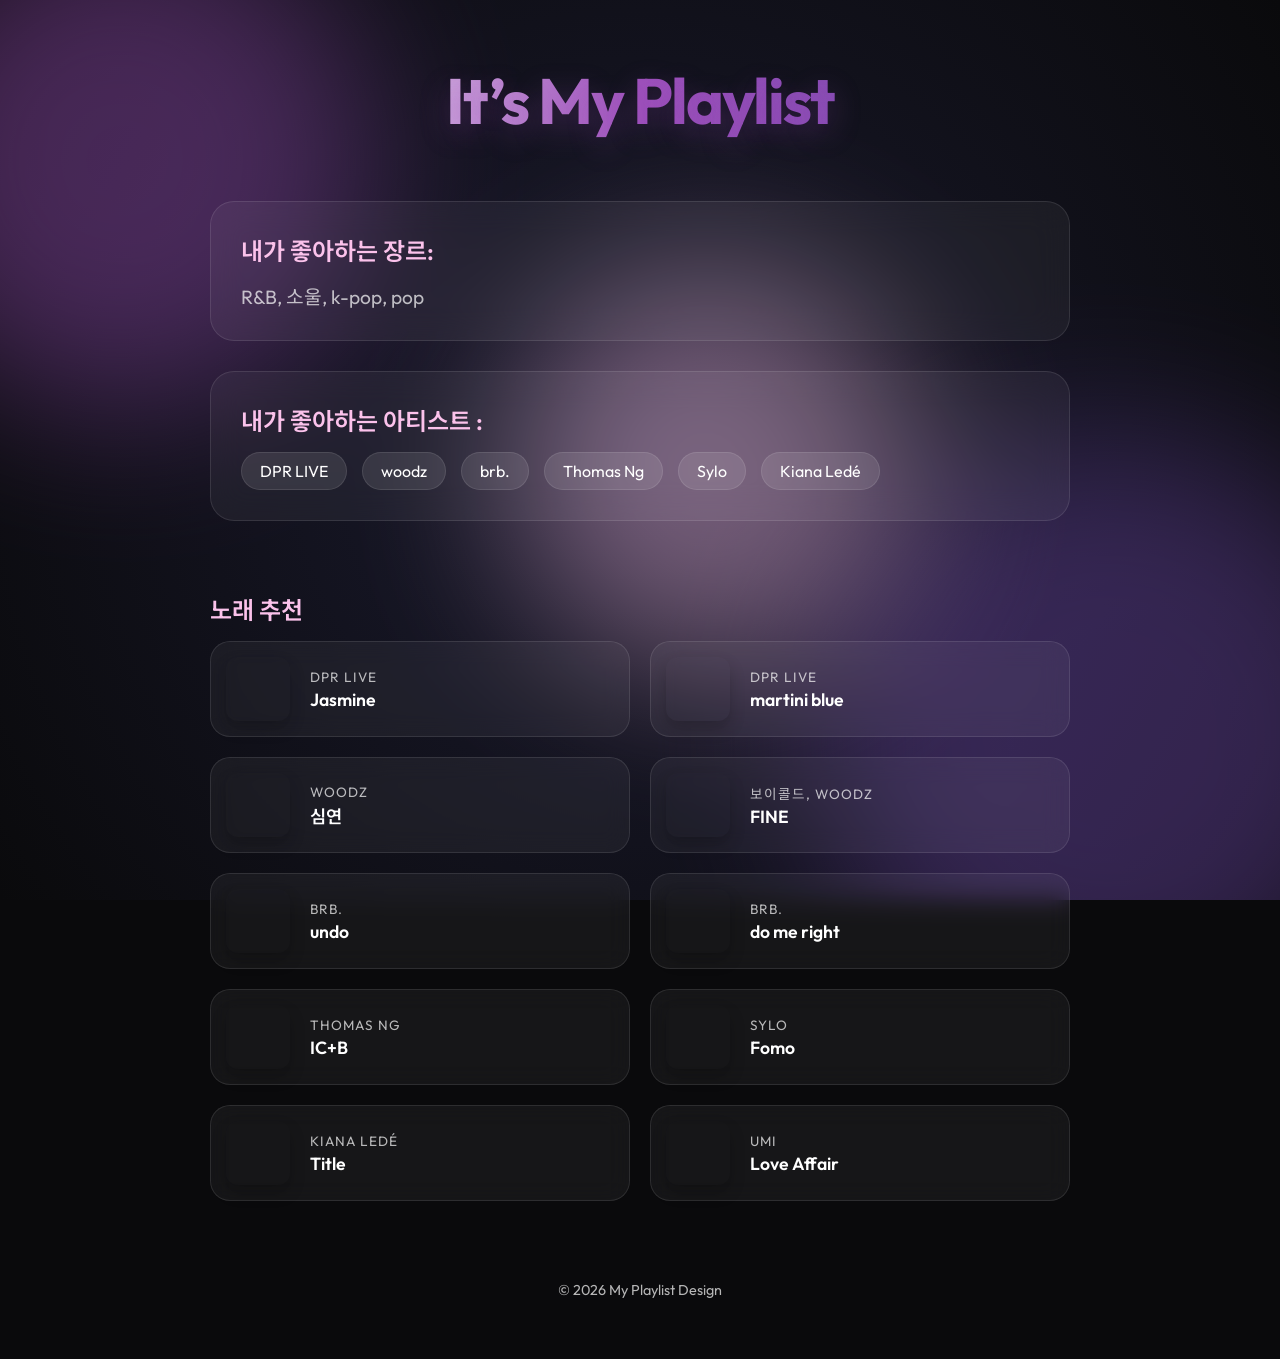
<file: index.html>
<!DOCTYPE html>
<html lang="ko">
<head>
    <meta charset="UTF-8">
    <meta name="viewport" content="width=device-width, initial-scale=1.0">
    <title>It’s My Playlist</title>
    <link rel="stylesheet" href="style.css">
    <link rel="preconnect" href="https://fonts.googleapis.com">
    <link rel="preconnect" href="https://fonts.gstatic.com" crossorigin>
    <link href="https://fonts.googleapis.com/css2?family=Montserrat:wght@400;700&family=Outfit:wght@300;600&family=Noto+Sans+KR:wght@300;500;700&display=swap" rel="stylesheet">
</head>
<body>
    <div class="background-container">
        <div class="blob blob-1"></div>
        <div class="blob blob-2"></div>
        <div class="blob blob-3"></div>
    </div>

    <div class="container">
        <header>
            <h1 id="main-title">It’s My Playlist</h1>
        </header>

        <main>
            <section class="info-card">
                <h2 class="section-title">내가 좋아하는 장르:</h2>
                <p class="genre-list">R&B, 소울, k-pop, pop</p>
            </section>

            <section class="info-card">
                <h2 class="section-title">내가 좋아하는 아티스트 :</h2>
                <ul class="artist-list">
                    <li>DPR LIVE</li>
                    <li>woodz</li>
                    <li>brb.</li>
                    <li>Thomas Ng</li>
                    <li>Sylo</li>
                    <li>Kiana Ledé</li>
                </ul>
            </section>

            <section class="playlist-section">
                <h2 class="section-title">노래 추천</h2>
                <div class="playlist-grid">
                    <!-- dpr live - Jasmine -->
                    <div class="song-card">
                        <div class="album-art" style="background-image: url('https://images.unsplash.com/photo-1490750967868-88aa4486c946?auto=format&fit=crop&q=80&w=200&h=200')"></div>
                        <div class="song-info">
                            <span class="artist">dpr live</span>
                            <span class="title">Jasmine</span>
                        </div>
                    </div>
                    <!-- dpr live - martini blue -->
                    <div class="song-card">
                        <div class="album-art" style="background-image: url('https://images.unsplash.com/photo-1544145945-f9042cd3a0bc?auto=format&fit=crop&q=80&w=200&h=200')"></div>
                        <div class="song-info">
                            <span class="artist">dpr live</span>
                            <span class="title">martini blue</span>
                        </div>
                    </div>
                    <!-- woodz - 심연 -->
                    <div class="song-card">
                        <div class="album-art" style="background-image: url('https://images.unsplash.com/photo-1518837695005-2083093ee35b?auto=format&fit=crop&q=80&w=200&h=200')"></div>
                        <div class="song-info">
                            <span class="artist">woodz</span>
                            <span class="title">심연</span>
                        </div>
                    </div>
                    <!-- 보이콜드, woodz - FINE -->
                    <div class="song-card">
                        <div class="album-art" style="background-image: url('https://images.unsplash.com/photo-1470225620780-dba8ba36b745?auto=format&fit=crop&q=80&w=200&h=200')"></div>
                        <div class="song-info">
                            <span class="artist">보이콜드, woodz</span>
                            <span class="title">FINE</span>
                        </div>
                    </div>
                    <!-- brb. - undo -->
                    <div class="song-card">
                        <div class="album-art" style="background-image: url('https://images.unsplash.com/photo-1614149162883-504ce4d13909?auto=format&fit=crop&q=80&w=200&h=200')"></div>
                        <div class="song-info">
                            <span class="artist">brb.</span>
                            <span class="title">undo</span>
                        </div>
                    </div>
                    <!-- brb. - do me right -->
                    <div class="song-card">
                        <div class="album-art" style="background-image: url('https://images.unsplash.com/photo-1459749411177-042180ce673c?auto=format&fit=crop&q=80&w=200&h=200')"></div>
                        <div class="song-info">
                            <span class="artist">brb.</span>
                            <span class="title">do me right</span>
                        </div>
                    </div>
                    <!-- Thomas Ng - IC+B -->
                    <div class="song-card">
                        <div class="album-art" style="background-image: url('https://images.unsplash.com/photo-1514525253361-bee8718a300c?auto=format&fit=crop&q=80&w=200&h=200')"></div>
                        <div class="song-info">
                            <span class="artist">Thomas Ng</span>
                            <span class="title">IC+B</span>
                        </div>
                    </div>
                    <!-- Sylo - Fomo -->
                    <div class="song-card">
                        <div class="album-art" style="background-image: url('https://images.unsplash.com/photo-1508700115892-45ecd05ae2ad?auto=format&fit=crop&q=80&w=200&h=200')"></div>
                        <div class="song-info">
                            <span class="artist">Sylo</span>
                            <span class="title">Fomo</span>
                        </div>
                    </div>
                    <!-- Kiana Ledé - Title -->
                    <div class="song-card">
                        <div class="album-art" style="background-image: url('https://images.unsplash.com/photo-1511671782779-c97d3d27a1d4?auto=format&fit=crop&q=80&w=200&h=200')"></div>
                        <div class="song-info">
                            <span class="artist">Kiana Ledé</span>
                            <span class="title">Title</span>
                        </div>
                    </div>
                    <!-- UMI - Love Affair -->
                    <div class="song-card">
                        <div class="album-art" style="background-image: url('https://images.unsplash.com/photo-1506157786151-b8491531f063?auto=format&fit=crop&q=80&w=200&h=200')"></div>
                        <div class="song-info">
                            <span class="artist">UMI</span>
                            <span class="title">Love Affair</span>
                        </div>
                    </div>
                </div>
            </section>
        </main>

        <footer>
            <p>© 2026 My Playlist Design</p>
        </footer>
    </div>
</body>
</html>
</file>
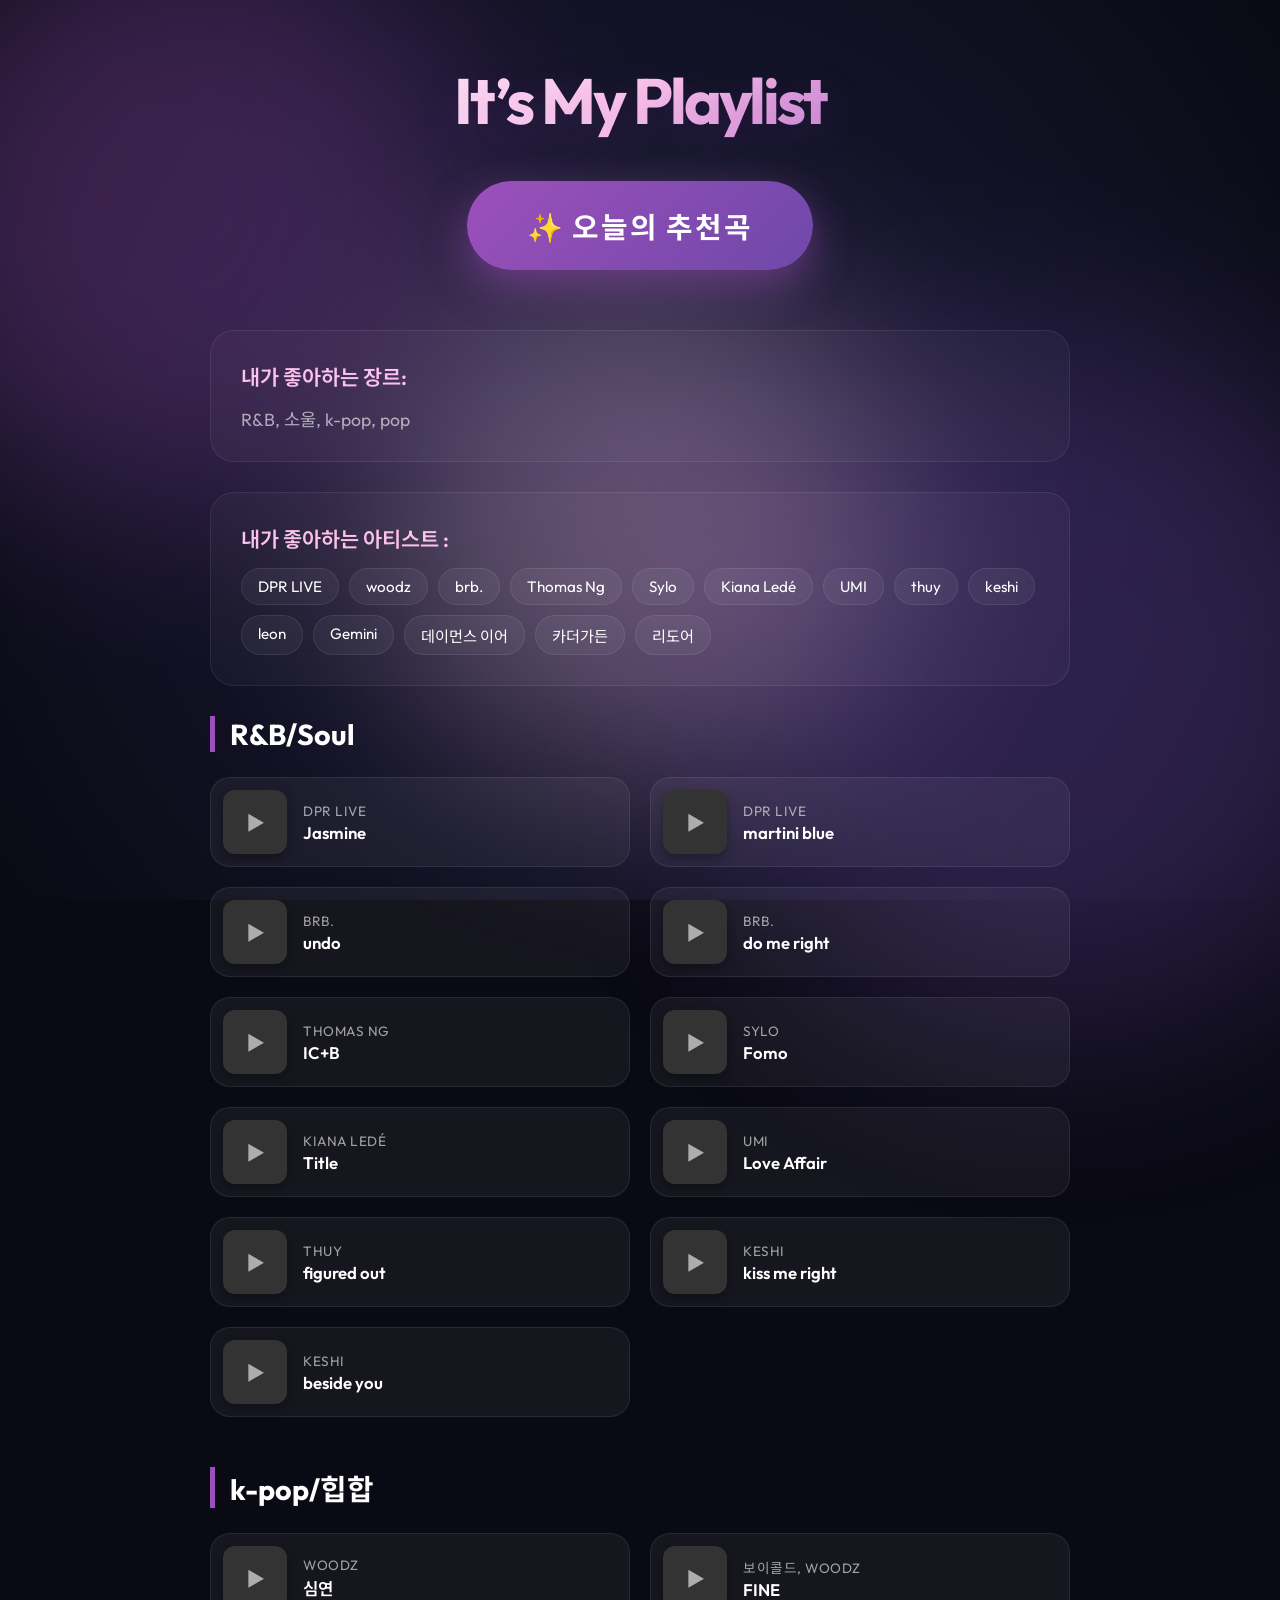
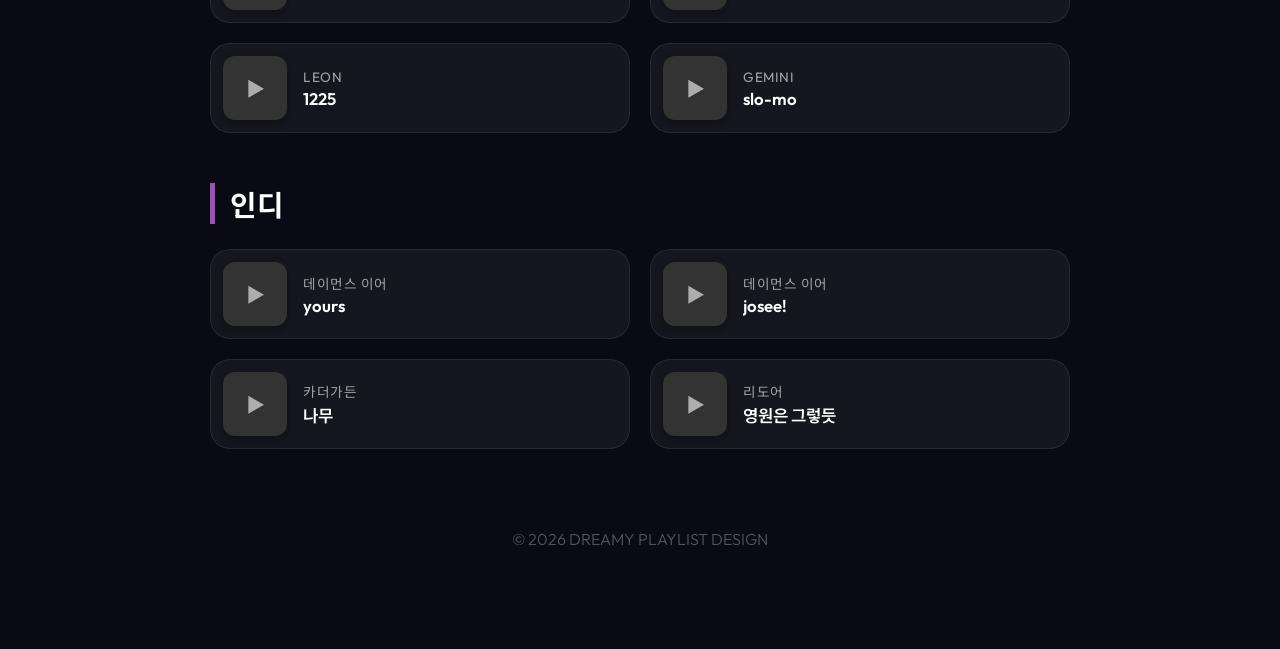
<file: playlist.html>
<!DOCTYPE html>
<html lang="ko">
<head>
    <meta charset="UTF-8">
    <meta name="viewport" content="width=device-width, initial-scale=1.0">
    <title>It’s My Playlist</title>
    <link rel="preconnect" href="https://fonts.googleapis.com">
    <link rel="preconnect" href="https://fonts.gstatic.com" crossorigin>
    <link href="https://fonts.googleapis.com/css2?family=Montserrat:wght@400;700&family=Outfit:wght@300;600&family=Noto+Sans+KR:wght@300;500;700&display=swap" rel="stylesheet">
    <style>
        :root {
            --bg-dark: #0a0a14;
            --accent-purple: #9d50bb;
            --accent-blue: #6e48aa;
            --accent-pink: #fbc2eb;
            --glass-bg: rgba(255, 255, 255, 0.03);
            --glass-border: rgba(255, 255, 255, 0.08);
            --text-primary: #ffffff;
            --text-secondary: rgba(255, 255, 255, 0.6);
        }

        * {
            margin: 0;
            padding: 0;
            box-sizing: border-box;
            font-family: 'Outfit', 'Noto Sans KR', sans-serif;
        }

        body {
            background-color: var(--bg-dark);
            color: var(--text-primary);
            overflow-x: hidden;
            min-height: 100vh;
        }

        /* 몽환적 배경 애니메이션 */
        .background {
            position: fixed;
            top: 0;
            left: 0;
            width: 100%;
            height: 100%;
            z-index: -1;
            background: radial-gradient(circle at center, #1b1b3a 0%, #0a0a14 100%);
        }

        .blob {
            position: absolute;
            border-radius: 50%;
            filter: blur(100px);
            opacity: 0.3;
            animation: float 20s infinite alternate ease-in-out;
        }

        .blob-1 { width: 600px; height: 600px; background: var(--accent-purple); top: -10%; left: -10%; }
        .blob-2 { width: 700px; height: 700px; background: var(--accent-blue); bottom: -15%; right: -10%; animation-duration: 25s; }
        .blob-3 { width: 500px; height: 500px; background: var(--accent-pink); top: 30%; left: 30%; animation-duration: 30s; }

        @keyframes float {
            0% { transform: translate(0, 0) scale(1); }
            100% { transform: translate(100px, 50px) scale(1.1); }
        }

        .container {
            max-width: 900px;
            margin: 0 auto;
            padding: 60px 20px;
            position: relative;
        }

        header {
            text-align: center;
            margin-bottom: 20px;
        }

        h1 {
            font-size: 4rem;
            font-weight: 700;
            letter-spacing: -3px;
            background: linear-gradient(135deg, #fff 0%, var(--accent-pink) 50%, var(--accent-purple) 100%);
            -webkit-background-clip: text;
            -webkit-text-fill-color: transparent;
            background-clip: text;
            text-shadow: 0 10px 40px rgba(157, 80, 187, 0.2);
        }

        /* 오늘의 추천곡 버튼 스타일 */
        .random-recommend-section {
            text-align: center;
            margin: 40px 0 60px 0;
        }

        .recommend-btn {
            background: linear-gradient(135deg, var(--accent-purple) 0%, var(--accent-blue) 100%);
            color: white;
            border: none;
            padding: 24px 60px;
            font-size: 1.8rem;
            font-weight: 700;
            border-radius: 100px;
            cursor: pointer;
            box-shadow: 0 15px 40px rgba(157, 80, 187, 0.5);
            transition: all 0.4s cubic-bezier(0.175, 0.885, 0.32, 1.275);
            text-transform: uppercase;
            letter-spacing: 2px;
            display: inline-flex;
            align-items: center;
            gap: 15px;
        }

        .info-card {
            background: var(--glass-bg);
            backdrop-filter: blur(20px);
            -webkit-backdrop-filter: blur(20px);
            border: 1px solid var(--glass-border);
            border-radius: 24px;
            padding: 30px;
            margin-bottom: 30px;
        }

        .label {
            font-size: 1.3rem;
            font-weight: 600;
            color: var(--accent-pink);
            margin-bottom: 15px;
            display: block;
        }

        .artist-container {
            display: flex;
            flex-wrap: wrap;
            gap: 10px;
        }

        .artist-tag {
            background: rgba(255, 255, 255, 0.05);
            padding: 8px 16px;
            border-radius: 100px;
            border: 1px solid var(--glass-border);
            font-size: 0.95rem;
        }

        .genre-section {
            margin-bottom: 50px;
        }

        .genre-header {
            font-size: 1.8rem;
            font-weight: 700;
            margin-bottom: 25px;
            padding-left: 15px;
            border-left: 5px solid var(--accent-purple);
            color: #fff;
        }

        .playlist-grid {
            display: grid;
            grid-template-columns: repeat(auto-fill, minmax(280px, 1fr));
            gap: 20px;
        }

        .song-card {
            display: flex;
            align-items: center;
            gap: 16px;
            background: rgba(255, 255, 255, 0.05);
            padding: 12px;
            border-radius: 20px;
            border: 1px solid var(--glass-border);
            text-decoration: none;
            color: inherit;
            transition: all 0.3s cubic-bezier(0.175, 0.885, 0.32, 1.275);
        }

        .song-card:hover {
            transform: translateY(-5px) scale(1.02);
            background: rgba(255, 255, 255, 0.1);
            border-color: var(--accent-pink);
            box-shadow: 0 10px 25px rgba(0, 0, 0, 0.3);
        }

        .album-art {
            width: 64px;
            height: 64px;
            border-radius: 12px;
            background-size: cover;
            background-position: center;
            flex-shrink: 0;
            box-shadow: 0 4px 10px rgba(0,0,0,0.3);
            position: relative;
            overflow: hidden;
            background-color: #333; /* Fallback */
        }

        .album-art::after {
            content: '▶';
            position: absolute;
            top: 50%;
            left: 50%;
            transform: translate(-50%, -50%);
            color: white;
            font-size: 1.2rem;
            opacity: 0.6;
            transition: opacity 0.3s;
        }

        .song-card:hover .album-art::after {
            opacity: 1;
        }

        .song-details {
            display: flex;
            flex-direction: column;
            gap: 2px;
            overflow: hidden;
        }

        .song-title {
            font-size: 1.05rem;
            font-weight: 600;
            color: var(--text-primary);
            white-space: nowrap;
            overflow: hidden;
            text-overflow: ellipsis;
        }

        .song-artist {
            font-size: 0.85rem;
            color: var(--text-secondary);
            text-transform: uppercase;
            letter-spacing: 0.5px;
        }

        footer {
            text-align: center;
            margin-top: 80px;
            padding-bottom: 40px;
            color: var(--text-secondary);
            font-weight: 300;
            opacity: 0.5;
        }

        @media (max-width: 600px) {
            h1 { font-size: 2.5rem; }
            .genre-header { font-size: 1.4rem; }
            .recommend-btn { padding: 18px 40px; font-size: 1.3rem; }
        }
    </style>
</head>
<body>
    <div class="background">
        <div class="blob blob-1"></div>
        <div class="blob blob-2"></div>
        <div class="blob blob-3"></div>
    </div>

    <div class="container">
        <header>
            <h1>It’s My Playlist</h1>
        </header>

        <section class="random-recommend-section">
            <button class="recommend-btn" onclick="pickRandomSong()">✨ 오늘의 추천곡</button>
        </section>

        <section class="info-card">
            <span class="label">내가 좋아하는 장르:</span>
            <p style="color: var(--text-secondary); font-size: 1.1rem;">R&B, 소울, k-pop, pop</p>
        </section>

        <section class="info-card">
            <span class="label">내가 좋아하는 아티스트 :</span>
            <div class="artist-container">
                <div class="artist-tag">DPR LIVE</div>
                <div class="artist-tag">woodz</div>
                <div class="artist-tag">brb.</div>
                <div class="artist-tag">Thomas Ng</div>
                <div class="artist-tag">Sylo</div>
                <div class="artist-tag">Kiana Ledé</div>
                <div class="artist-tag">UMI</div>
                <div class="artist-tag">thuy</div>
                <div class="artist-tag">keshi</div>
                <div class="artist-tag">leon</div>
                <div class="artist-tag">Gemini</div>
                <div class="artist-tag">데이먼스 이어</div>
                <div class="artist-tag">카더가든</div>
                <div class="artist-tag">리도어</div>
            </div>
        </section>

        <!-- R&B/Soul Section -->
        <div class="genre-section">
            <h2 class="genre-header">R&B/Soul</h2>
            <div class="playlist-grid">
                <a href="https://youtu.be/Jg9NbDizoPM?si=rZDdPGU5OgTxYyFn" target="_blank" class="song-card">
                    <div class="album-art" style="background-image: url('https://images.unsplash.com/photo-1490750967868-88aa4486c946?auto=format&fit=crop&q=80&w=200')"></div>
                    <div class="song-details">
                        <span class="song-artist">dpr live</span>
                        <span class="song-title">Jasmine</span>
                    </div>
                </a>
                <a href="https://youtu.be/czftJ7E7wa4?si=vc2mHPbJdMmmgVDp" target="_blank" class="song-card">
                    <div class="album-art" style="background-image: url('https://images.unsplash.com/photo-1516280440614-37939bbacd81?auto=format&fit=crop&q=80&w=200')"></div>
                    <div class="song-details">
                        <span class="song-artist">dpr live</span>
                        <span class="song-title">martini blue</span>
                    </div>
                </a>
                <a href="https://youtu.be/ybyj215MuL4?si=QBl8sNgbbWXP1bBN" target="_blank" class="song-card">
                    <div class="album-art" style="background-image: url('https://images.unsplash.com/photo-1614149162883-504ce4d13909?auto=format&fit=crop&q=80&w=200')"></div>
                    <div class="song-details">
                        <span class="song-artist">brb.</span>
                        <span class="song-title">undo</span>
                    </div>
                </a>
                <a href="https://youtu.be/U7Wod1UVrZ0?si=aXWdhuVq_bZ1dSAj" target="_blank" class="song-card">
                    <div class="album-art" style="background-image: url('https://images.unsplash.com/photo-1453090927415-5f45085b65c0?auto=format&fit=crop&q=80&w=200')"></div>
                    <div class="song-details">
                        <span class="song-artist">brb.</span>
                        <span class="song-title">do me right</span>
                    </div>
                </a>
                <a href="https://youtu.be/YMLzwR5aKSg?si=v-yv9tTTYCvtRrbA" target="_blank" class="song-card">
                    <div class="album-art" style="background-image: url('https://images.unsplash.com/photo-1514525253361-bee8718a300c?auto=format&fit=crop&q=80&w=200')"></div>
                    <div class="song-details">
                        <span class="song-artist">Thomas Ng</span>
                        <span class="song-title">IC+B</span>
                    </div>
                </a>
                <a href="https://youtu.be/yXZFkuub99s?si=Lvim4H0DldLCgHxO" target="_blank" class="song-card">
                    <div class="album-art" style="background-image: url('https://images.unsplash.com/photo-1508700115892-45ecd05ae2ad?auto=format&fit=crop&q=80&w=200')"></div>
                    <div class="song-details">
                        <span class="song-artist">Sylo</span>
                        <span class="song-title">Fomo</span>
                    </div>
                </a>
                <a href="https://youtu.be/0SmfXtH3JTU?si=cXOBg-Wlak9EfN-7" target="_blank" class="song-card">
                    <div class="album-art" style="background-image: url('https://images.unsplash.com/photo-1511671782779-c97d3d27a1d4?auto=format&fit=crop&q=80&w=200')"></div>
                    <div class="song-details">
                        <span class="song-artist">Kiana Ledé</span>
                        <span class="song-title">Title</span>
                    </div>
                </a>
                <a href="https://youtu.be/D5qUpJo_Gac?si=mPTcLsJ4k1saoJtT" target="_blank" class="song-card">
                    <div class="album-art" style="background-image: url('https://images.unsplash.com/photo-1506157786151-b8491531f063?auto=format&fit=crop&q=80&w=200')"></div>
                    <div class="song-details">
                        <span class="song-artist">UMI</span>
                        <span class="song-title">Love Affair</span>
                    </div>
                </a>
                <a href="https://youtu.be/LPxgXhu8tTc?si=CyGdNaWYnDj4gE8k" target="_blank" class="song-card">
                    <div class="album-art" style="background-image: url('https://images.unsplash.com/photo-1493225255756-d9584f8606e9?auto=format&fit=crop&q=80&w=200')"></div>
                    <div class="song-details">
                        <span class="song-artist">thuy</span>
                        <span class="song-title">figured out</span>
                    </div>
                </a>
                <a href="https://youtu.be/i9DHduXUHqI?si=JFuQX0_olBzfLMUX" target="_blank" class="song-card">
                    <div class="album-art" style="background-image: url('https://images.unsplash.com/photo-1459749411177-042180ce673c?auto=format&fit=crop&q=80&w=200')"></div>
                    <div class="song-details">
                        <span class="song-artist">keshi</span>
                        <span class="song-title">kiss me right</span>
                    </div>
                </a>
                <a href="https://youtu.be/aMyO6GNkfpo?si=3AM4j53fBtIOyFoC" target="_blank" class="song-card">
                    <div class="album-art" style="background-image: url('https://images.unsplash.com/photo-1544145945-f9042cd3a0bc?auto=format&fit=crop&w=200')"></div>
                    <div class="song-details">
                        <span class="song-artist">keshi</span>
                        <span class="song-title">beside you</span>
                    </div>
                </a>
            </div>
        </div>

        <!-- k-pop/힙합 Section -->
        <div class="genre-section">
            <h2 class="genre-header">k-pop/힙합</h2>
            <div class="playlist-grid">
                <a href="https://youtu.be/V-eu0NmPHXQ?si=HM0Mr9W_mVqvXw5" target="_blank" class="song-card">
                    <div class="album-art" style="background-image: url('https://images.unsplash.com/photo-1518837695005-2083093ee35b?auto=format&fit=crop&w=200')"></div>
                    <div class="song-details">
                        <span class="song-artist">woodz</span>
                        <span class="song-title">심연</span>
                    </div>
                </a>
                <a href="https://youtu.be/NjJkdpWsu48?si=oykikxdEiVIP2ObV" target="_blank" class="song-card">
                    <div class="album-art" style="background-image: url('https://images.unsplash.com/photo-1470225620780-dba8ba36b745?auto=format&fit=crop&w=200')"></div>
                    <div class="song-details">
                        <span class="song-artist">보이콜드, woodz</span>
                        <span class="song-title">FINE</span>
                    </div>
                </a>
                <a href="https://youtu.be/cnZ3RkQ7y_0?si=PYyXyLRBjGA6A3wJ" target="_blank" class="song-card">
                    <div class="album-art" style="background-image: url('https://images.unsplash.com/photo-1534536281715-e28d76689b4d?auto=format&fit=crop&w=200')"></div>
                    <div class="song-details">
                        <span class="song-artist">leon</span>
                        <span class="song-title">1225</span>
                    </div>
                </a>
                <a href="https://youtu.be/8zddLHk13aI?si=gCvW4HIATKM0LNCq" target="_blank" class="song-card">
                    <div class="album-art" style="background-image: url('https://images.unsplash.com/photo-1533174072545-7a4b6ad7a6c3?auto=format&fit=crop&w=200')"></div>
                    <div class="song-details">
                        <span class="song-artist">Gemini</span>
                        <span class="song-title">slo-mo</span>
                    </div>
                </a>
            </div>
        </div>

        <!-- 인디 Section -->
        <div class="genre-section">
            <h2 class="genre-header">인디</h2>
            <div class="playlist-grid">
                <a href="https://youtu.be/dgZlLjfh6q4?si=wxkNKN7hCC4EMsC6" target="_blank" class="song-card">
                    <div class="album-art" style="background-image: url('https://images.unsplash.com/photo-1502773831773-068720bf107f?auto=format&fit=crop&w=200')"></div>
                    <div class="song-details">
                        <span class="song-artist">데이먼스 이어</span>
                        <span class="song-title">yours</span>
                    </div>
                </a>
                <a href="https://youtu.be/qcUqqXqerp4?si=n9ESH68QTOIeu5X-" target="_blank" class="song-card">
                    <div class="album-art" style="background-image: url('https://images.unsplash.com/photo-1513829596324-4bb2800c5efb?auto=format&fit=crop&w=200')"></div>
                    <div class="song-details">
                        <span class="song-artist">데이먼스 이어</span>
                        <span class="song-title">josee!</span>
                    </div>
                </a>
                <a href="https://youtu.be/aM2OzkMRPb0?si=LL7J73h5wZ8EkZ9t" target="_blank" class="song-card">
                    <div class="album-art" style="background-image: url('https://images.unsplash.com/photo-1525662221471-a99ad49c390a?auto=format&fit=crop&w=200')"></div>
                    <div class="song-details">
                        <span class="song-artist">카더가든</span>
                        <span class="song-title">나무</span>
                    </div>
                </a>
                <a href="https://youtu.be/E5BLkMGxDgQ?si=D7BviLp0zLeHzGRx" target="_blank" class="song-card">
                    <div class="album-art" style="background-image: url('https://images.unsplash.com/photo-1496307653780-42ee777d4833?auto=format&fit=crop&w=200')"></div>
                    <div class="song-details">
                        <span class="song-artist">리도어</span>
                        <span class="song-title">영원은 그렇듯</span>
                    </div>
                </a>
            </div>
        </div>

        <footer>
            <p>© 2026 DREAMY PLAYLIST DESIGN</p>
        </footer>
    </div>

    <script>
        function pickRandomSong() {
            const songCards = document.querySelectorAll('.song-card');
            if (songCards.length > 0) {
                const randomIndex = Math.floor(Math.random() * songCards.length);
                const randomSong = songCards[randomIndex];
                const title = randomSong.querySelector('.song-title').textContent;
                const url = randomSong.getAttribute('href');
                alert('오늘의 추천곡은 [' + title + '] 입니다! 🎵\n\n확인을 누르시면 유튜브로 연결됩니다.');
                window.open(url, '_blank');
            }
        }
    </script>
</body>
</html>
</file>
<file: style.css>
:root {
    --bg-dark: #0a0a0c;
    --accent-purple: #9d50bb;
    --accent-blue: #6e48aa;
    --accent-pink: #fbc2eb;
    --glass-bg: rgba(255, 255, 255, 0.05);
    --glass-border: rgba(255, 255, 255, 0.1);
    --text-primary: #ffffff;
    --text-secondary: rgba(255, 255, 255, 0.7);
}

* {
    margin: 0;
    padding: 0;
    box-sizing: border-box;
    font-family: 'Outfit', 'Noto Sans KR', sans-serif;
}

body {
    background-color: var(--bg-dark);
    color: var(--text-primary);
    overflow-x: hidden;
    min-height: 100vh;
}

/* Background Blobs */
.background-container {
    position: fixed;
    top: 0;
    left: 0;
    width: 100%;
    height: 100%;
    z-index: -1;
    background: radial-gradient(circle at center, #1a1a2e 0%, #0a0a0c 100%);
    overflow: hidden;
}

.blob {
    position: absolute;
    border-radius: 50%;
    filter: blur(80px);
    opacity: 0.4;
    animation: move 20s infinite alternate cubic-bezier(0.45, 0.05, 0.55, 0.95);
}

.blob-1 {
    width: 500px;
    height: 500px;
    background: var(--accent-purple);
    top: -10%;
    left: -10%;
}

.blob-2 {
    width: 600px;
    height: 600px;
    background: var(--accent-blue);
    bottom: -15%;
    right: -10%;
    animation-duration: 25s;
    animation-delay: -5s;
}

.blob-3 {
    width: 400px;
    height: 400px;
    background: var(--accent-pink);
    top: 30%;
    left: 40%;
    animation-duration: 30s;
    animation-delay: -10s;
}

@keyframes move {
    from { transform: translate(0, 0) scale(1); }
    to { transform: translate(100px, 100px) scale(1.1); }
}

/* Container */
.container {
    max-width: 900px;
    margin: 0 auto;
    padding: 60px 20px;
}

header {
    text-align: center;
    margin-bottom: 60px;
}

#main-title {
    font-size: 4rem;
    font-weight: 700;
    letter-spacing: -2px;
    background: linear-gradient(to right, #fff, #9d50bb, #6e48aa);
    -webkit-background-clip: text;
    background-clip: text;
    -webkit-text-fill-color: transparent;
    text-shadow: 0 10px 30px rgba(157, 80, 187, 0.3);
    animation: fadeIn 1.5s ease-out;
}

@keyframes fadeIn {
    from { opacity: 0; transform: translateY(-20px); }
    to { opacity: 1; transform: translateY(0); }
}

main {
    display: flex;
    flex-direction: column;
    gap: 30px;
}

.info-card {
    border-radius: 24px;
    background: var(--glass-bg);
    backdrop-filter: blur(16px);
    border: 1px solid var(--glass-border);
    padding: 30px;
    transition: transform 0.3s ease, box-shadow 0.3s ease;
}

.info-card:hover {
    transform: translateY(-5px);
    box-shadow: 0 20px 40px rgba(0, 0, 0, 0.3);
}

.section-title {
    font-size: 1.5rem;
    color: var(--accent-pink);
    margin-bottom: 15px;
    font-weight: 600;
}

.genre-list {
    font-size: 1.2rem;
    color: var(--text-secondary);
}

.artist-list {
    list-style: none;
    display: flex;
    flex-wrap: wrap;
    gap: 15px;
}

.artist-list li {
    background: rgba(255, 255, 255, 0.1);
    padding: 8px 18px;
    border-radius: 50px;
    font-size: 1rem;
    color: var(--text-primary);
    border: 1px solid var(--glass-border);
}

/* Playlist Section */
.playlist-section {
    margin-top: 40px;
}

.playlist-grid {
    display: grid;
    grid-template-columns: repeat(auto-fill, minmax(280px, 1fr));
    gap: 20px;
}

.song-card {
    display: flex;
    align-items: center;
    gap: 20px;
    background: var(--glass-bg);
    backdrop-filter: blur(12px);
    padding: 15px;
    border-radius: 20px;
    border: 1px solid var(--glass-border);
    transition: all 0.3s cubic-bezier(0.4, 0, 0.2, 1);
}

.song-card:hover {
    background: rgba(255, 255, 255, 0.1);
    transform: scale(1.02);
    border-color: var(--accent-pink);
}

.album-art {
    width: 64px;
    height: 64px;
    border-radius: 12px;
    background-size: cover;
    background-position: center;
    box-shadow: 0 8px 16px rgba(0, 0, 0, 0.2);
    flex-shrink: 0;
}

.song-info {
    display: flex;
    flex-direction: column;
}

.song-info .artist {
    font-size: 0.85rem;
    color: var(--text-secondary);
    text-transform: uppercase;
    letter-spacing: 1px;
}

.song-info .title {
    font-size: 1.1rem;
    font-weight: 600;
    color: var(--text-primary);
    margin-top: 2px;
}

footer {
    text-align: center;
    margin-top: 80px;
    color: var(--text-secondary);
    font-size: 0.9rem;
}

@media (max-width: 600px) {
    #main-title {
        font-size: 2.5rem;
    }
    .playlist-grid {
        grid-template-columns: 1fr;
    }
}
</file>
